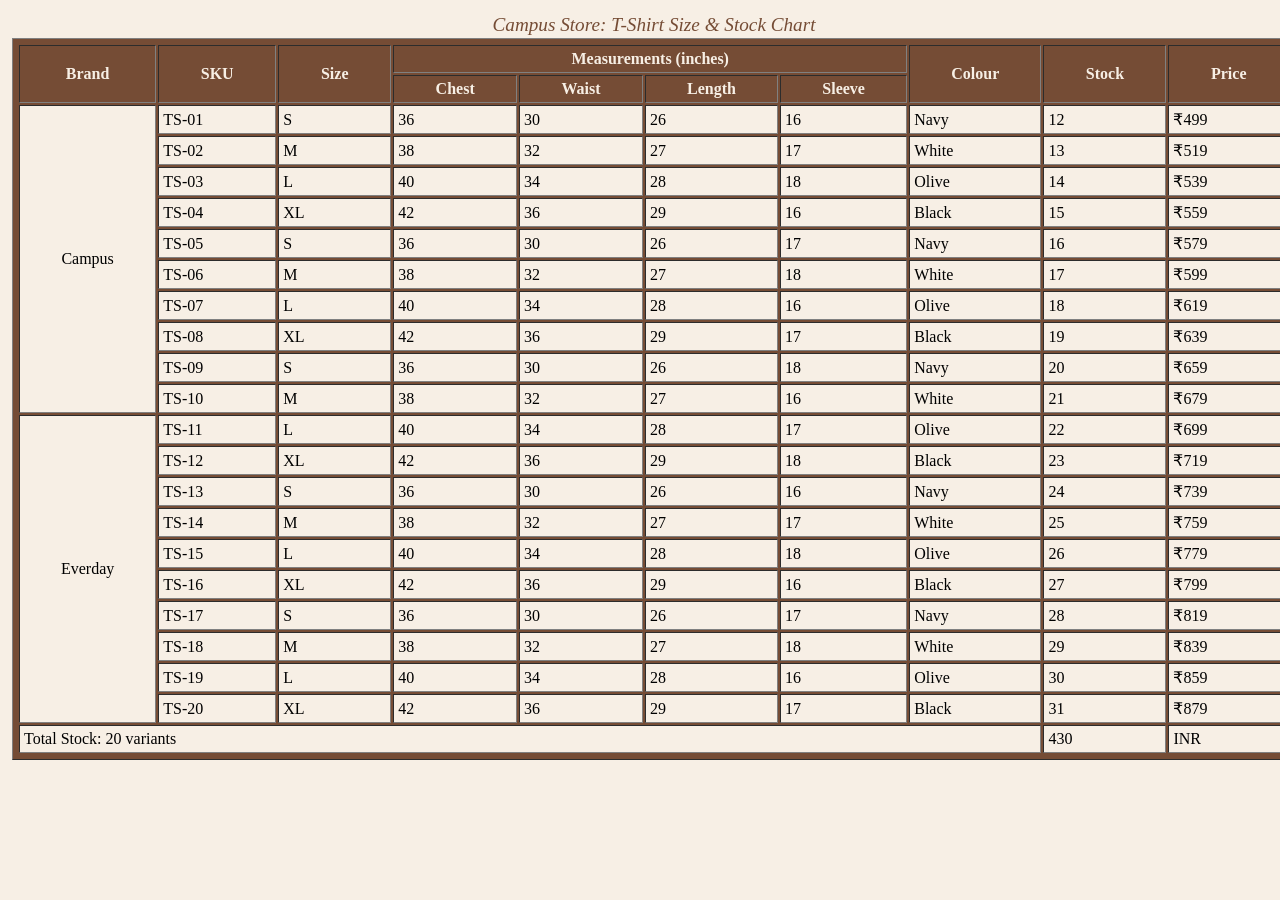
<file: Assignment 3/index.html>
<!DOCTYPE html>
<html lang="en">
<head>
    <meta charset="UTF-8">
    <meta name="viewport" content="width=device-width, initial-scale=1.0">
    <link rel="stylesheet" href="./style.css"/>

    <title>Style Table</title>
</head>
<body>
    <div class="table-container">
    <table border="1">
        <caption>Campus Store: T-Shirt Size & Stock Chart</caption>
        <thead>
            <tr>
                <th rowspan="2">Brand</th>
                <th rowspan="2">SKU</th>
                <th rowspan="2">Size</th>
                <th colspan="4">Measurements (inches)</th>
                <th rowspan="2">Colour</th>
                <th rowspan="2">Stock</th>
                <th rowspan="2">Price</th>
            </tr>
            <tr>
                    <th>Chest</th>
                    <th>Waist</th>
                    <th>Length</th>
                    <th>Sleeve</th>
                </tr>
       </thead>

       <tbody>
        <tr>
            <td class="camp" rowspan="10">Campus</td>
            <td>TS-01</td>
            <td>S</td>
            <td>36</td>
            <td>30</td>
            <td>26</td>
            <td>16</td>
            <td>Navy</td>
            <td>12</td>
            <td>₹499</td>
        </tr>
        <tr>
            <td>TS-02</td>
            <td>M</td>
            <td>38</td>
            <td>32</td>
            <td>27</td>
            <td>17</td>
            <td>White</td>
            <td>13</td>
            <td>₹519</td>
        </tr>
        <tr>
            <td>TS-03</td>
            <td>L</td>
            <td>40</td>
            <td>34</td>
            <td>28</td>
            <td>18</td>
            <td>Olive</td>
            <td>14</td>
            <td>₹539</td>
        </tr>
        <tr>
            <td>TS-04</td>
            <td>XL</td>
            <td>42</td>
            <td>36</td>
            <td>29</td>
            <td>16</td>
            <td>Black</td>
            <td>15</td>
            <td>₹559</td>
        </tr>
        <tr>
            <td>TS-05</td>
            <td>S</td>
            <td>36</td>
            <td>30</td>
            <td>26</td>
            <td>17</td>
            <td>Navy</td>
            <td>16</td>
            <td>₹579</td>
        </tr>
        <tr>
            <td>TS-06</td>
            <td>M</td>
            <td>38</td>
            <td>32</td>
            <td>27</td>
            <td>18</td>
            <td>White</td>
            <td>17</td>
            <td>₹599</td>
        </tr>
        <tr>
            <td>TS-07</td>
            <td>L</td>
            <td>40</td>
            <td>34</td>
            <td>28</td>
            <td>16</td>
            <td>Olive</td>
            <td>18</td>
            <td>₹619</td>
        </tr>
        <tr>
            <td>TS-08</td>
            <td>XL</td>
            <td>42</td>
            <td>36</td>
            <td>29</td>
            <td>17</td>
            <td>Black</td>
            <td>19</td>
            <td>₹639</td>
        </tr>
        <tr>
            <td>TS-09</td>
            <td>S</td>
            <td>36</td>
            <td>30</td>
            <td>26</td>
            <td>18</td>
            <td>Navy</td>
            <td>20</td>
            <td>₹659</td>
        </tr>
        <tr>
            <td>TS-10</td>
            <td>M</td>
            <td>38</td>
            <td>32</td>
            <td>27</td>
            <td>16</td>
            <td>White</td>
            <td>21</td>
            <td>₹679</td>
        </tr>
        <tr>
            <td class="every" rowspan="10">Everday</td>
            <td>TS-11</td>
            <td>L</td>
            <td>40</td>
            <td>34</td>
            <td>28</td>
            <td>17</td>
            <td>Olive</td>
            <td>22</td>
            <td>₹699</td>
        </tr>

        <tr>
            <td>TS-12</td>
            <td>XL</td>
            <td>42</td>
            <td>36</td>
            <td>29</td>
            <td>18</td>
            <td>Black</td>
            <td>23</td>
            <td>₹719</td>
        </tr>
        <tr>
            <td>TS-13</td>
            <td>S</td>
            <td>36</td>
            <td>30</td>
            <td>26</td>
            <td>16</td>
            <td>Navy</td>
            <td>24</td>
            <td>₹739</td>
        </tr>
        <tr>
            <td>TS-14</td>
            <td>M</td>
            <td>38</td>
            <td>32</td>
            <td>27</td>
            <td>17</td>
            <td>White</td>
            <td>25</td>
            <td>₹759</td>
        </tr>
        <tr>
            <td>TS-15</td>
            <td>L</td>
            <td>40</td>
            <td>34</td>
            <td>28</td>
            <td>18</td>
            <td>Olive</td>
            <td>26</td>
            <td>₹779</td>
        </tr>
        <tr>
            <td>TS-16</td>
            <td>XL</td>
            <td>42</td>
            <td>36</td>
            <td>29</td>
            <td>16</td>
            <td>Black</td>
            <td>27</td>
            <td>₹799</td>
        </tr>
        <tr>
            <td>TS-17</td>
            <td>S</td>
            <td>36</td>
            <td>30</td>
            <td>26</td>
            <td>17</td>
            <td>Navy</td>
            <td>28</td>
            <td>₹819</td>
        </tr>
        <tr>
            <td>TS-18</td>
            <td>M</td>
            <td>38</td>
            <td>32</td>
            <td>27</td>
            <td>18</td>
            <td>White</td>
            <td>29</td>
            <td>₹839</td>
        </tr>
        <tr>
            <td>TS-19</td>
            <td>L</td>
            <td>40</td>
            <td>34</td>
            <td>28</td>
            <td>16</td>
            <td>Olive</td>
            <td>30</td>
            <td>₹859</td>
        </tr>
        <tr>
            <td>TS-20</td>
            <td>XL</td>
            <td>42</td>
            <td>36</td>
            <td>29</td>
            <td>17</td>
            <td>Black</td>
            <td>31</td>
            <td>₹879</td>
        </tr>
       </tbody>

       <tfoot>
        <tr>
            <td colspan="8">Total Stock: 20 variants</td>
            <td>430</td>
            <td>INR</td>
        </tr>
       </tfoot>
    </table>
    </div>
</body>
</html>
</file>
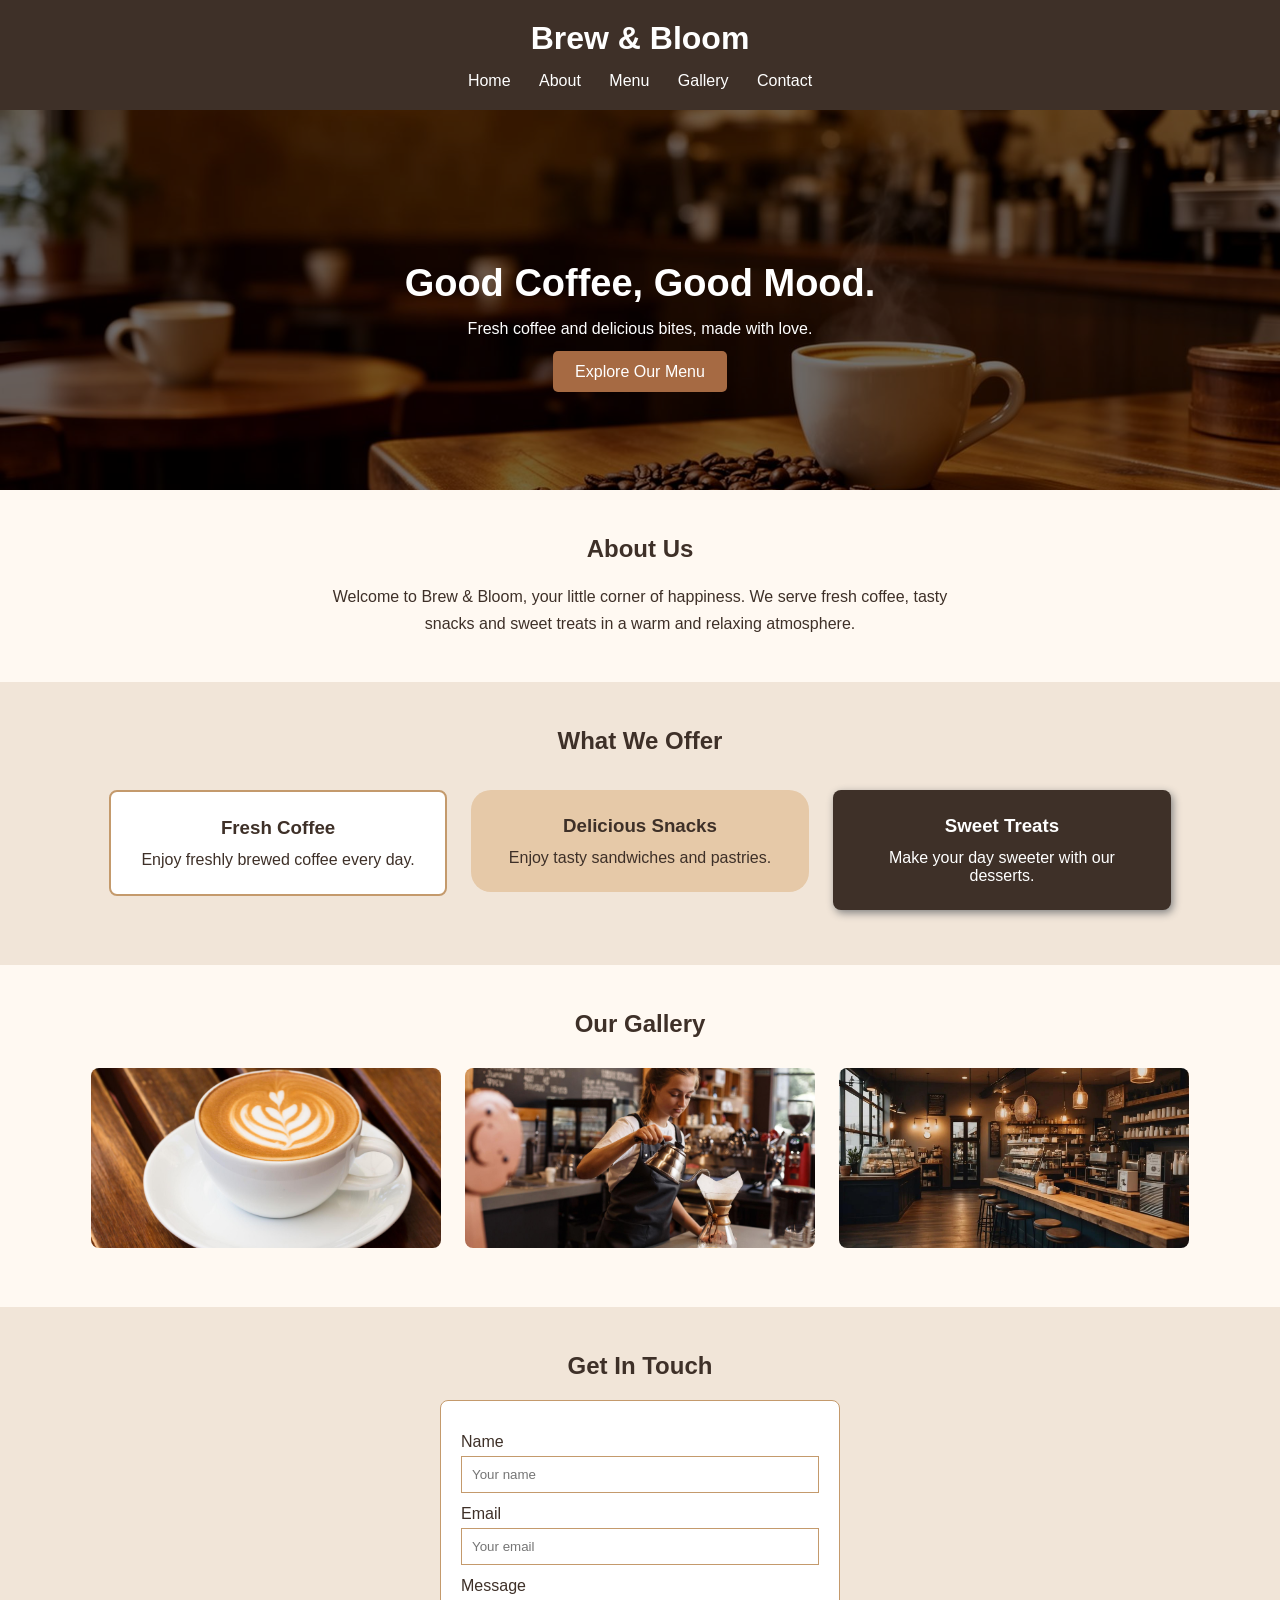
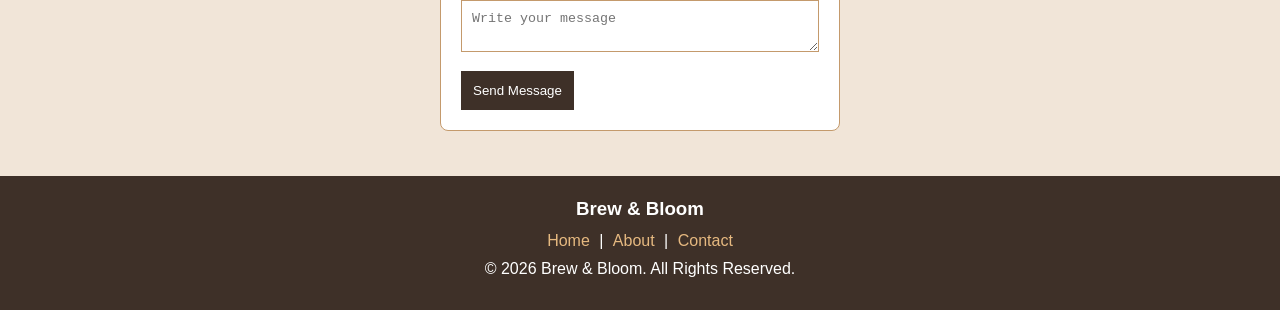
<file: Assignment 4/index.html>
<!DOCTYPE html>
<html lang="en">
<head>
    <title>Brew & Bloom</title>

    <!-- Connecting CSS file -->
    <link rel="stylesheet" href="style.css">
</head>
<body>

    <!-- Header Section -->
    <header>
        <h1>Brew & Bloom</h1>

        <!-- Navigation Links -->
        <nav>
            <a href="#home">Home</a>
            <a href="#about">About</a>
            <a href="#services">Menu</a>
            <a href="#gallery">Gallery</a>
            <a href="#contact">Contact</a>
        </nav>
    </header>

    <!-- Hero / Home Section -->
    <section id="home">

        <!-- Dark overlay on background image -->
        <div class="overlay"></div>

        <!-- Main heading and button -->
        <div class="content">
            <h2>Good Coffee, Good Mood.</h2>

            <p>Fresh coffee and delicious bites, made with love.</p>

            <a href="#services">Explore Our Menu</a>
        </div>
    </section>

    <!-- About Section -->
    <section id="about">
        <h2>About Us</h2>

        <p>
            Welcome to Brew & Bloom, your little corner of happiness.
            We serve fresh coffee, tasty snacks and sweet treats
            in a warm and relaxing atmosphere.
        </p>
    </section>

    <!-- Services / Menu Section -->
    <section id="services">
        <h2>What We Offer</h2>

        <!-- First Service Card -->
        <div class="card card1">
            <h3>Fresh Coffee</h3>
            <p>Enjoy freshly brewed coffee every day.</p>
        </div>

        <!-- Second Service Card -->
        <div class="card card2">
            <h3>Delicious Snacks</h3>
            <p>Enjoy tasty sandwiches and pastries.</p>
        </div>

        <!-- Third Service Card -->
        <div class="card card3">
            <h3>Sweet Treats</h3>
            <p>Make your day sweeter with our desserts.</p>
        </div>
    </section>

    <!-- Gallery Section -->
    <section id="gallery">
        <h2>Our Gallery</h2>

        <!-- Cafe Images -->
        <img src="./Assests/Coffee-2.jpg" alt="Coffee">

        <img src="./Assests/coff.jpg" alt="Coffee making">

        <img src="./Assests/Cafe.jpg" alt="Cafe">
    </section>

    <!-- Contact Section -->
    <section id="contact">
        <h2>Get In Touch</h2>

        <!-- Contact Form -->
        <form>
            <label for="name">Name</label>
            <input type="text" id="name" placeholder="Your name" required>

            <label for="email">Email</label>
            <input type="email" id="email" placeholder="Your email" required>

            <label for="message">Message</label>
            <textarea id="message" placeholder="Write your message"></textarea>

            <button type="submit">Send Message</button>
        </form>
    </section>

    <!-- Footer Section -->
    <footer>
        <h3>Brew & Bloom</h3>

        <!-- Footer Links -->
        <p>
            <a href="#home">Home</a> |
            <a href="#about">About</a> |
            <a href="#contact">Contact</a>
        </p>

        <p>© 2026 Brew & Bloom. All Rights Reserved.</p>
    </footer>

</body>
</html>
</file>
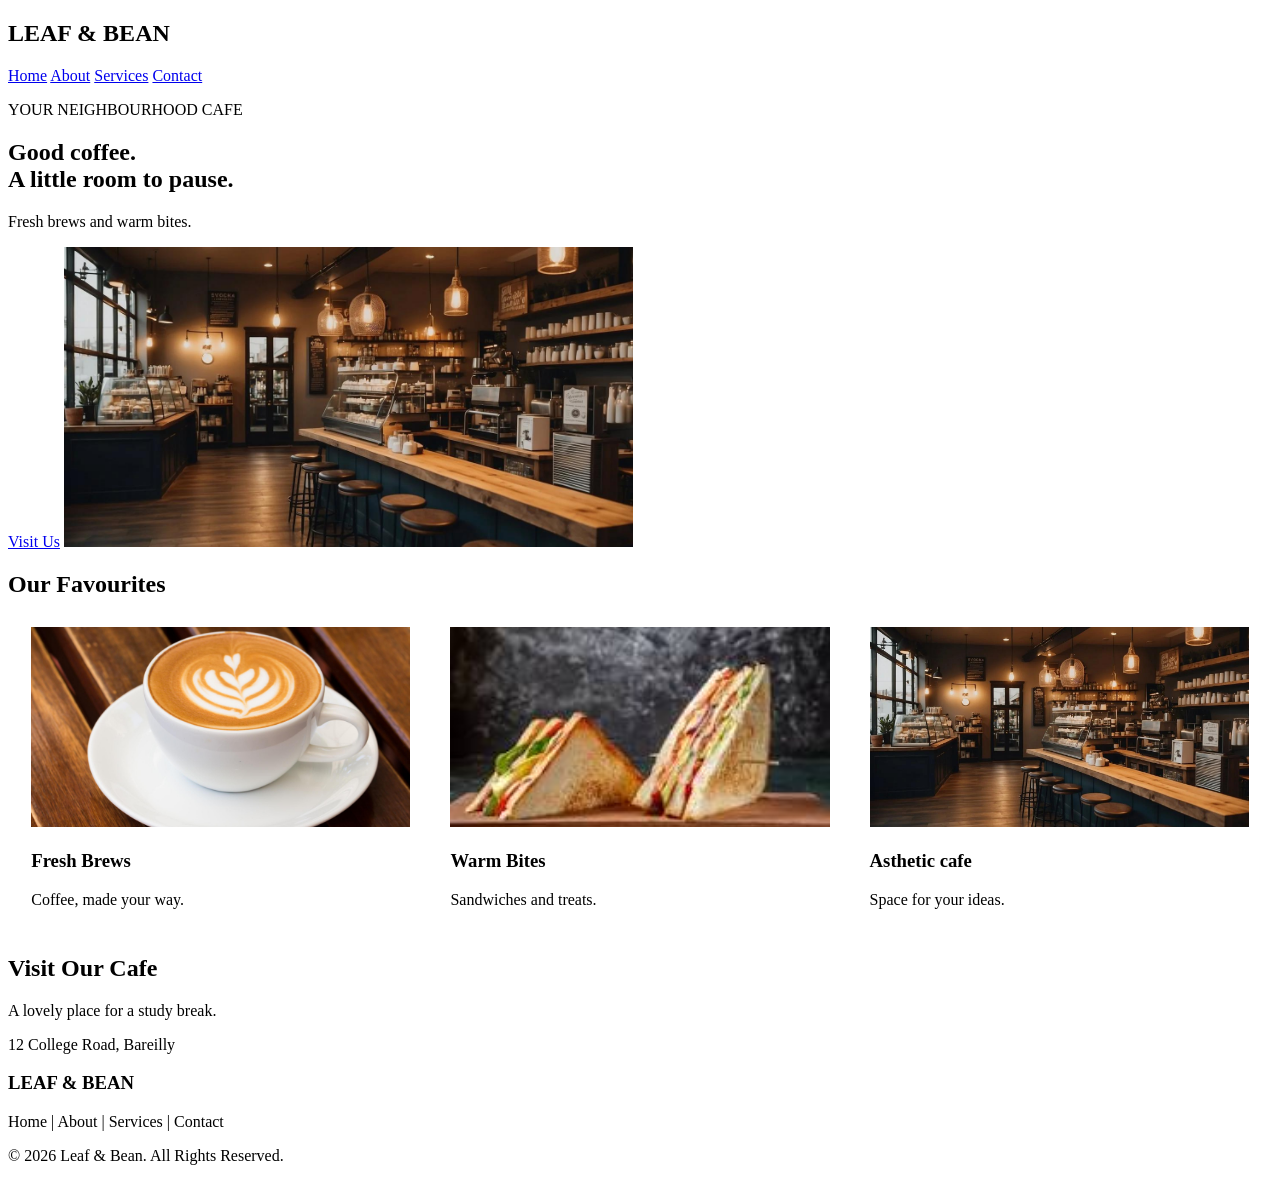
<file: Assignment 7/index.html>
<!DOCTYPE html>
<html lang="en">
<head>
    <meta charset="UTF-8">
    <meta name="viewport" content="width=device-width, initial-scale=1.0">
    <title>Leaf & Bean - Responsive Website</title>
    <link rel="stylesheet" href="./style.css">
</head>
<body>

    <!-- Navigation Bar -->
    <header>
        <nav>
            <h2>LEAF & BEAN</h2>

            <div class="nav-links">
                <a href="#home">Home</a>
                <a href="#about">About</a>
                <a href="#services">Services</a>
                <a href="#contact">Contact</a>
            </div>
        </nav>
    </header>

    <!-- Home Section -->
    <section class="hero" id="home">
        <p class="small-text">YOUR NEIGHBOURHOOD CAFE</p>
        <h1>Good coffee.<br>A little room to pause.</h1>
        <p>Fresh brews and warm bites.</p>
        <a href="#services" class="btn">Visit Us</a>
        <img src="./Assests/Cafe.jpg" alt="Photo 1">
    </section>

    <!-- About Section -->
    <section class="about" id="about">
        <h2>Our Favourites</h2>

        <div class="cards" id="services">

            <div class="card">
                <img src="./Assests/Coffee-2.jpg" alt="Photo 2">
                <h3>Fresh Brews</h3>
                <p>Coffee, made your way.</p>
            </div>

            <div class="card">
                <img src="./Assests/Sandwiches.jpg" alt="Photo 2">
                <h3>Warm Bites</h3>
                <p>Sandwiches and treats.</p>
            </div>

            <div class="card">
                <img src="./Assests/Cafe.jpg" alt="Photo 3">
                <h3>Asthetic cafe</h3>
                <p>Space for your ideas.</p>
            </div>

        </div>
    </section>

    <!-- Image Banner -->
    <section class="banner">
        <div class="sun"></div>
        <div class="mountain"></div>
    </section>

    <!-- Contact Section -->
    <section class="contact" id="contact">
        <h2>Visit Our Cafe</h2>
        <p>A lovely place for a study break.</p>
        <p>12 College Road, Bareilly</p>
    </section>

    <!-- Footer -->
    <footer>
        <h3>LEAF & BEAN</h3>
        <p>Home | About | Services | Contact</p>
        <p>© 2026 Leaf & Bean. All Rights Reserved.</p>
    </footer>

</body>
</html>
</file>
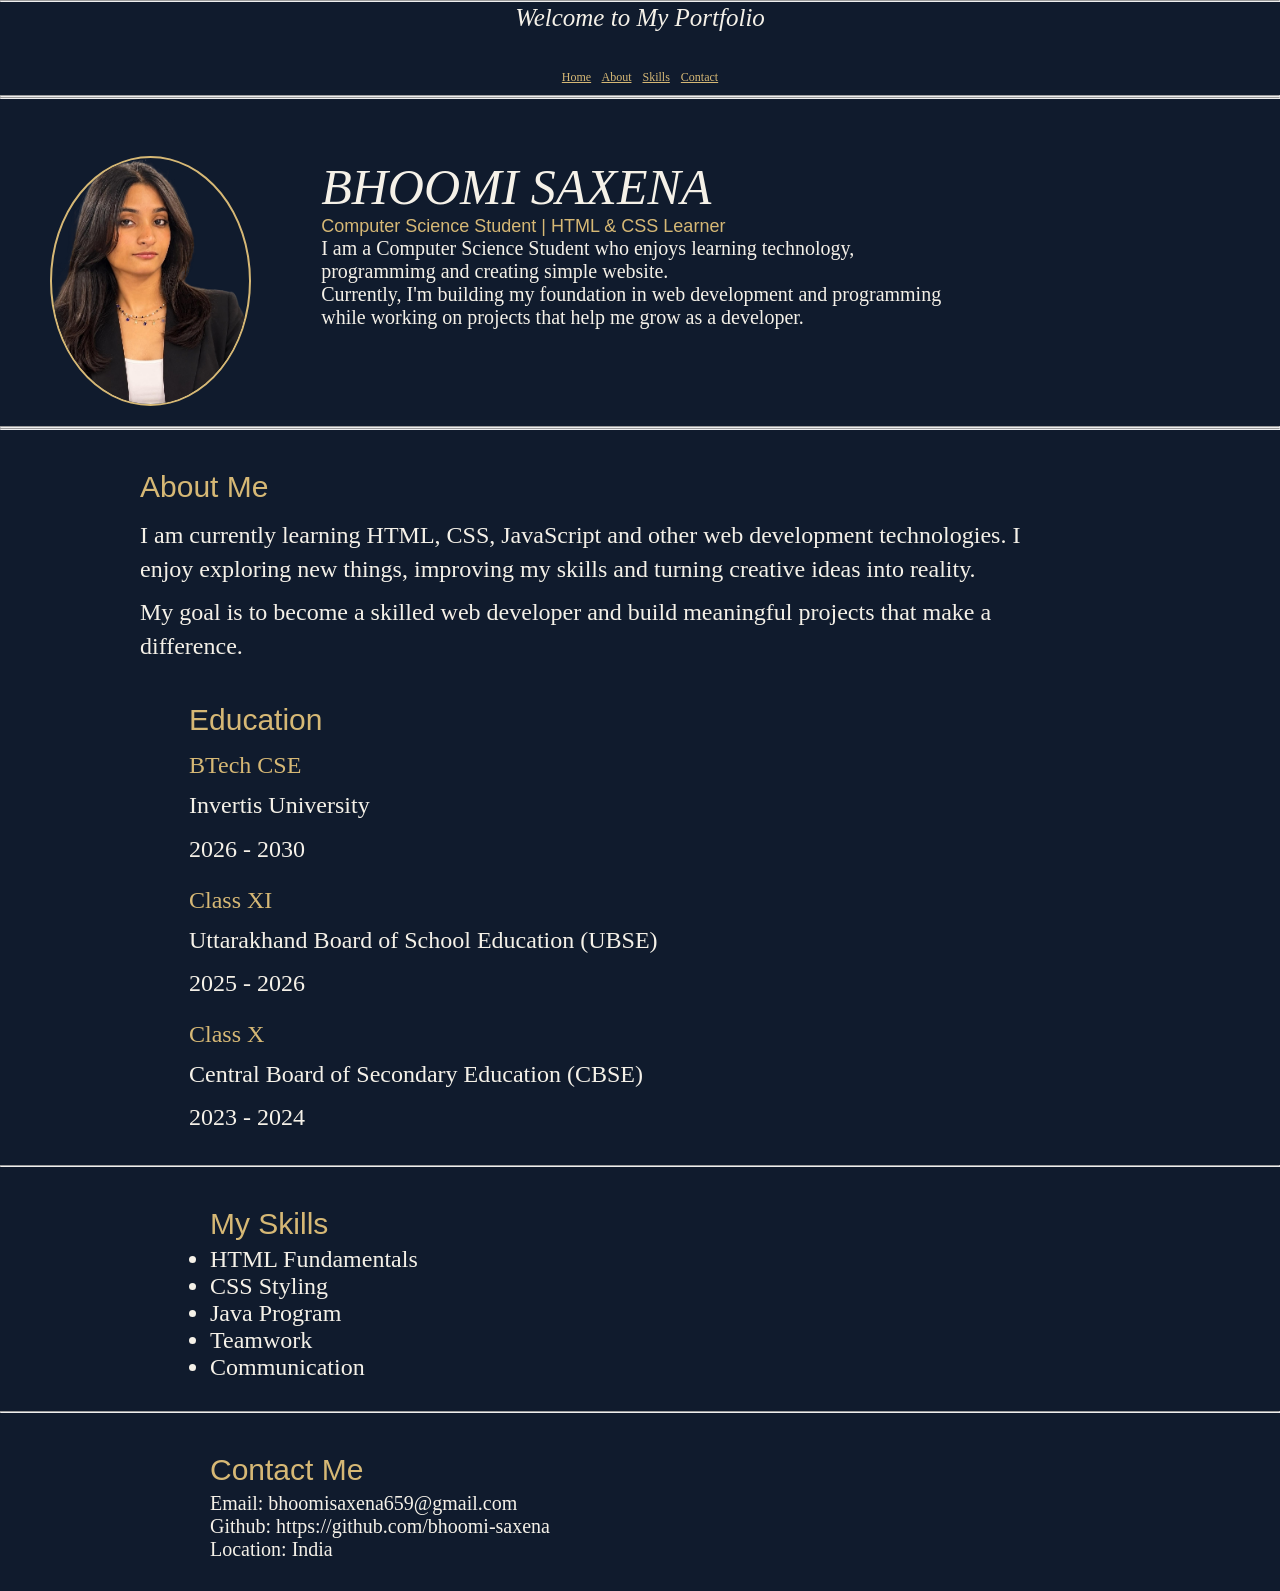
<file: Assignment 1/Portfolio.html>
<!DOCTYPE html>
<html lang="en">
<head>
    <meta charset="UTF-8">
    <meta name="viewport" content="width=device-width, initial-scale=1.0">
    <link rel="stylesheet" href="./portfolio.css">
     <title>Bhoomi Saxena | My Portfolio</title>
</head>
<body>
   <header>
    <hr>
     <h1>Welcome to My Portfolio</h1> <br/>
     <!-- Navigation bar -->
     <nav>
        <div class="navLinks">
            <a href="#home">Home</a>
            <a href="#about">About</a>
            <a href="#skills">Skills</a>
            <a href="#contact">Contact</a>
        </div>
     </nav>
     <hr> <hr>
   </header>
   <main>
    <br> <br>
    <div class="home" id="home">
        <img src="./Assets/mypic1.png" alt="Profile Picture">
        <div class="profile">
        <h1 id="name">BHOOMI SAXENA</h1>
        <h2>Computer Science Student | HTML & CSS Learner</h2>
        <p>I am a Computer Science Student who enjoys learning 
            technology, programmimg and creating simple website.
        </p>
        <p>Currently, I'm building my foundation in web development and programming while 
            working on projects that help me grow as a developer.</p>
        </div>
    </div>
    <hr>    

</div>
<hr>
<!-- About Me Section -->
<div class="About" id="About">
    <section id="about">
        <h2>About Me</h2>

    <p>
        I am currently learning HTML, CSS, JavaScript and other
        web development technologies. I enjoy exploring new
        things, improving my skills and turning creative ideas
        into reality.
    </p>

    <p>
        My goal is to become a skilled web developer and build
        meaningful projects that make a difference.
    </p>
    </section>
    
</div>


<!-- Education Section -->
<div class="education" id="education">
    <section id="about">
        <h2>Education</h2>

    <div class="edu">
        <h3>BTech CSE</h3>
        <p>Invertis University</p>
        <p>2026 - 2030</p>
    </div>

    <div class="edu">
        <h3>Class XI</h3>
        <p>Uttarakhand Board of School Education (UBSE)</p>
        <p>2025 - 2026</p>
    </div>

    <div class="edu">
        <h3>Class X</h3>
        <p>Central Board of Secondary Education (CBSE)</p>
        <p>2023 - 2024</p>
    </div>
    </section>
    
</div>
<hr>
    <div class="mySkills" id="mySkills">
    <section id="skills">
        <h2>My Skills</h2>
        <ul>
            <li class="lang">HTML Fundamentals</li>
            <li class="lang">CSS Styling</li>
            <li class="lang">Java Program</li>
            <li class="lang">Teamwork</li>
            <li class="lang">Communication</li>
        </ul>
    </section>
</div>
<hr>
<div class="userContact" id="userContact">
    <section id="contact">
        <h2>Contact Me</h2>
        <p>Email: bhoomisaxena659@gmail.com</p>
        <p>Github: https://github.com/bhoomi-saxena</p>
        <p>Location: India</p>
    </section>
</div>
</body>
</html>
</file>
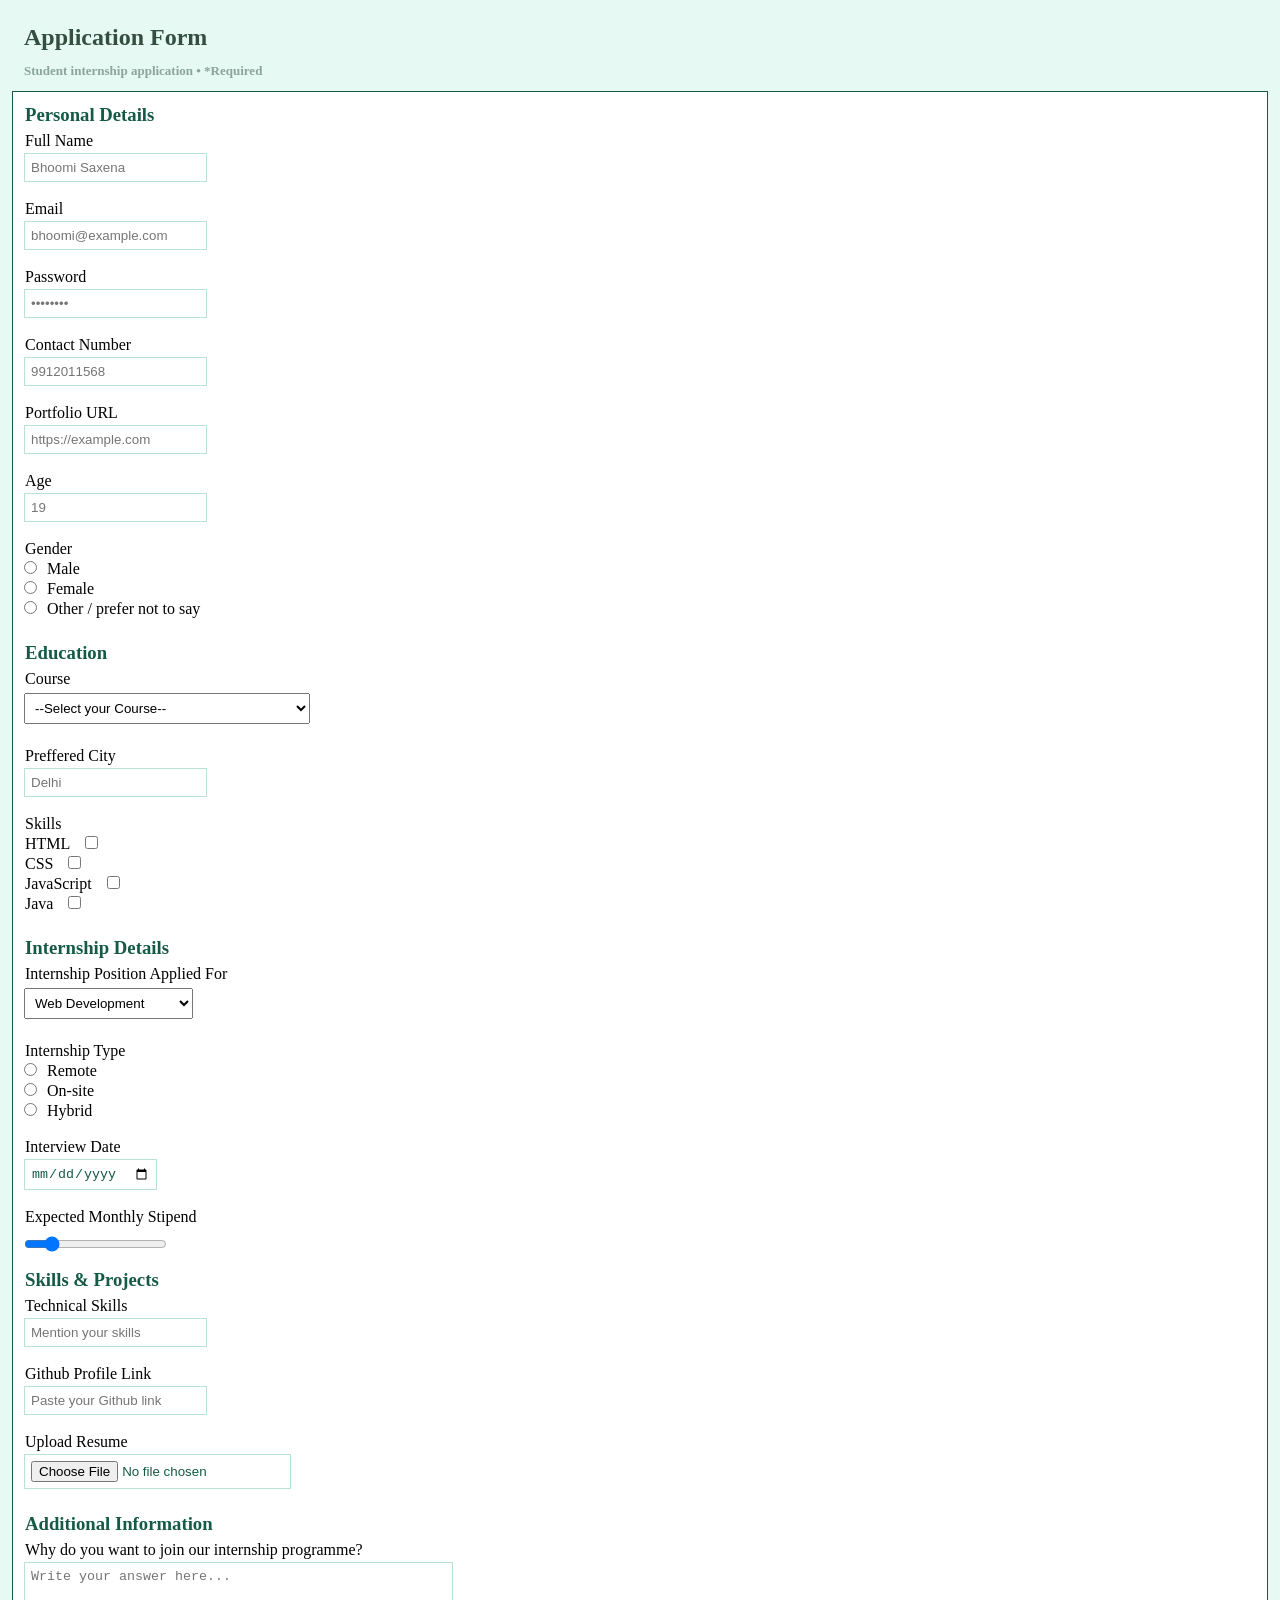
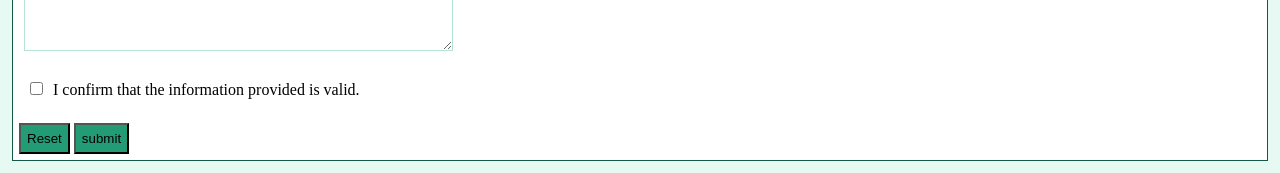
<file: Assignment 2/form.html>
<!DOCTYPE html>
<html lang="en">
<head>
    <meta charset="UTF-8">
    <meta name="viewport" content="width=device-width, initial-scale=1.0">
    <link rel="stylesheet" href="./style.css">
    <title>Application Form</title>
</head>
<body>
    <header>
        <h2>Application Form</h2> 
        <h4>Student internship application • *Required</h4>
    </header>
    <form>
        <h3>Personal Details</h3>

        
        <label for="userName">Full Name</label> <br>
        <input id="userName" type="text" placeholder="Bhoomi Saxena" required> <br/> <br/>

        <label for="userMail">Email</label> <br>
        <input id="userMail" type="email" placeholder="bhoomi@example.com" required><br/> <br/>

        <label for="pass">Password</label> <br>
        <input id="pass" type="password" placeholder="••••••••" required minlength="8" maxlength="12"><br/> <br/>

        <label for="userContact">Contact Number</label> <br>
        <input id="userContact" type="tel" placeholder="9912011568" required max="10"> <br> <br>

        <label for="url">Portfolio URL</label> <br>
        <input id="url" type="url" placeholder="https://example.com"> <br> <br>

        <label for="age">Age</label> <br>
        <input id="age" type="number" placeholder="19" required min="18"> <br> <br>

        <label>Gender</label> <br>
        <input id="male" type="radio" name="Gender" value="male">
        <label for="male">Male</label> <br>
        <input id="female" type="radio" name="Gender" value="female">
        <label for="female">Female</label> <br>
        <input id="other" type="radio" name="Gender" value="other">
        <label for="other">Other / prefer not to say</label> <br> <br>

        <h3>Education</h3>
        <label for="course">Course</label> <br>
        <select id="course">
            <option value="disable selected">--Select your Course--</option>
            <option value="btech">B.Tech - Bachelor of Technology</option>
            <option value="mtech">M.Tech - Master of Technology</option>
            <option value="bca">BCA - Bachelor of Computer Applications</option>
            <option value="bsc">B.Sc. Computer Science</option>
            <option value="bba">BBA - Bachelor of Business Administration</option>
            <option value="bba">BBA Human Resource Management</option>
            <option value="mba">MBA - Master of Business Administration</option>
            <option value="bbm">BBM - Bachelor of Business Management</option>
            <option value="mbbs">MBBS</option>
        </select> <br> <br>

        <label for="usercity">Preffered City</label> <br>
        <input id="usercity" type="text" placeholder="Delhi" ><br> <br>

        <label for="skill">Skills</label> <br>
        <label for="html">HTML</label>
        <input id="html" type="checkbox" value="html"> <br>
        <label for="css">CSS</label>
        <input id="css" type="checkbox" value="css"> <br>
        <label for="js">JavaScript</label>
        <input id="js" type="checkbox" value="js"> <br>
        <label for="java">Java</label>
        <input id="java" type="checkbox" value="java"> <br> <br>

        <h3>Internship Details</h3> 
        <label for="department">Internship Position Applied For</label> <br>
        <select id="department">
            <option value="web">Web Development</option>
            <option value="software">Software Development</option>
            <option value="hr">Human Resources</option>
            <option value="digital">Digital Marketing</option>
            <option value="data">Data Analytics</option>
        </select> <br> <br>

        <label>Internship Type</label> <br>
        <input id="remote" type="radio" value="remote">
        <label for="remote">Remote</label> <br>
        <input id="onsite" type="radio" value="onsite">
        <label for="onsite">On-site</label> <br>
        <input id="hybrid" type="radio" value="hybrid">
        <label for="hybrid">Hybrid</label> <br> <br>

        <label for="datetime">Interview Date</label> <br>
        <input id="date" type="date" value="date"> <br> <br>

        <label for="stipend">Expected Monthly Stipend</label> <br>
        <input id="stipend" type="range" name="stipend" min="5000" max="50000" value="10000">
        <!-- <div class="range-values">
            <span>₹10,000</span>
        </div> -->

        <h3>Skills & Projects</h3>
        <label  for="s&t">Technical Skills</label> <br>
        <input id="s&t" type="text" placeholder="Mention your skills"><br> <br>
        <label for="github">Github Profile Link</label> <br>
        <input id="github" type="text" placeholder="Paste your Github link"> <br> <br>

        <label for="resume">Upload Resume</label> <br>
        <input id="resume" type="file" placeholder="Upload your Resume" required> <br> <br> 

        <h3>Additional Information</h3>
        <label for="ques1">Why do you want to join our internship programme?</label> <br>
        <textarea  id="ques1" name="ques1" rows="5" cols="50" 
        placeholder="Write your answer here..."></textarea> <br> <br>

        <div>
            <input id="confirm" type="checkbox">
            <label for="confirm">I confirm that the information provided is valid.</label>
        </div> <br>

        <button id="reset" type="reset">Reset</button>
        <button id="submit" type="submit">submit</button>
    </form>
</body>
</html>
</file>
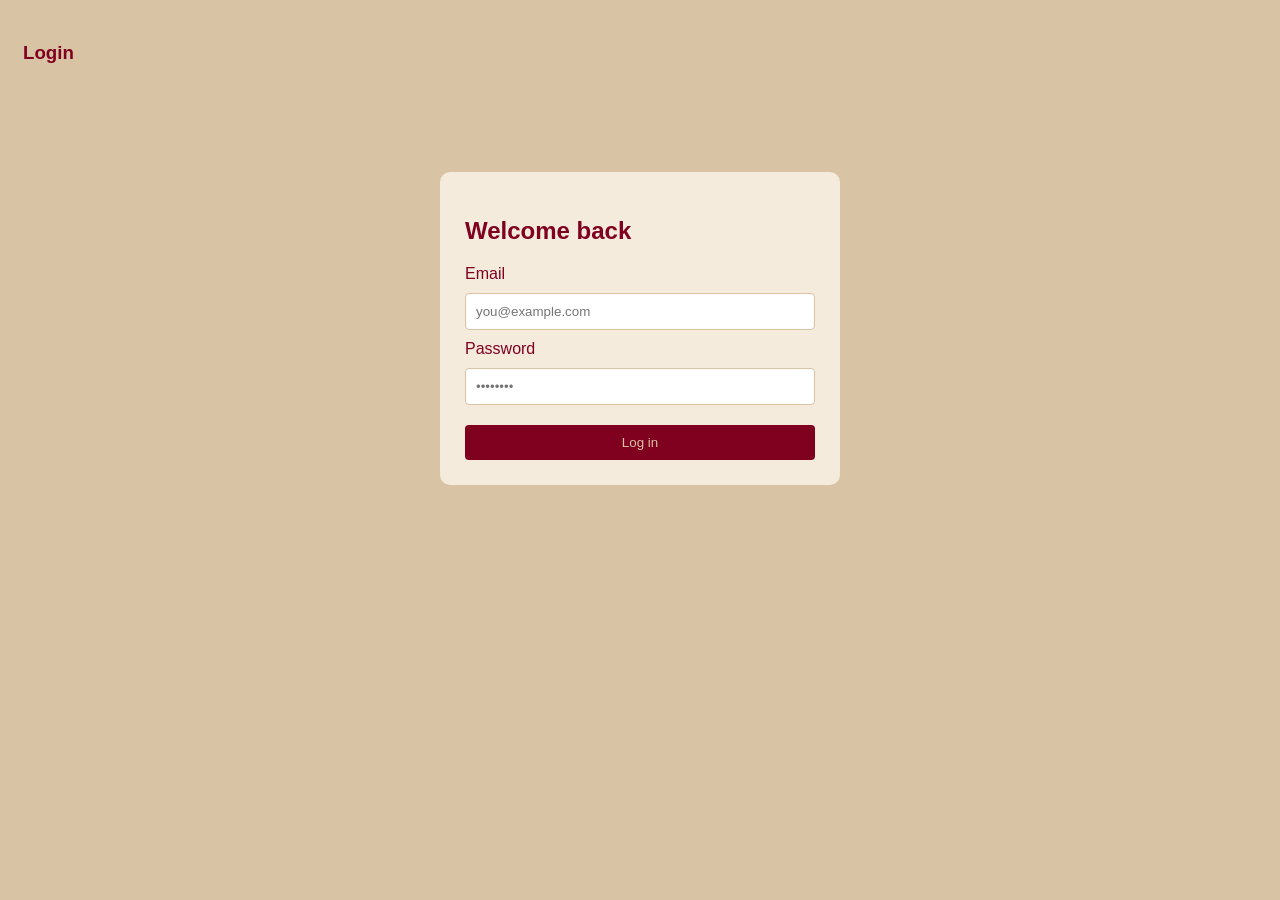
<file: Assignment 5/login.html>
<!DOCTYPE html>
<html lang="en">
<head>
    <meta charset="UTF-8">
    <meta name="viewport" content="width=device-width, initial-scale=1.0">
    <link rel="stylesheet" href="index.css">
    <title>CSS Flexbox Layouts: A Practical Guide</title>
</head>
<body>

    <!-- Login Section -->

    <h3>Login</h3>
    <section class="container">
        <div class="mini-container">
            <h2>Welcome back</h2>
            <form>
                <label for="email">Email</label>
                <input type="email" id="email"
                       placeholder="you@example.com" required>

                <label for="password">Password</label>
                <input type="password" id="password"
                       placeholder="••••••••" required>

                <button type="submit">Log in</button>
            </form>
        </div>
    </section>

</body>
</html>
</file>
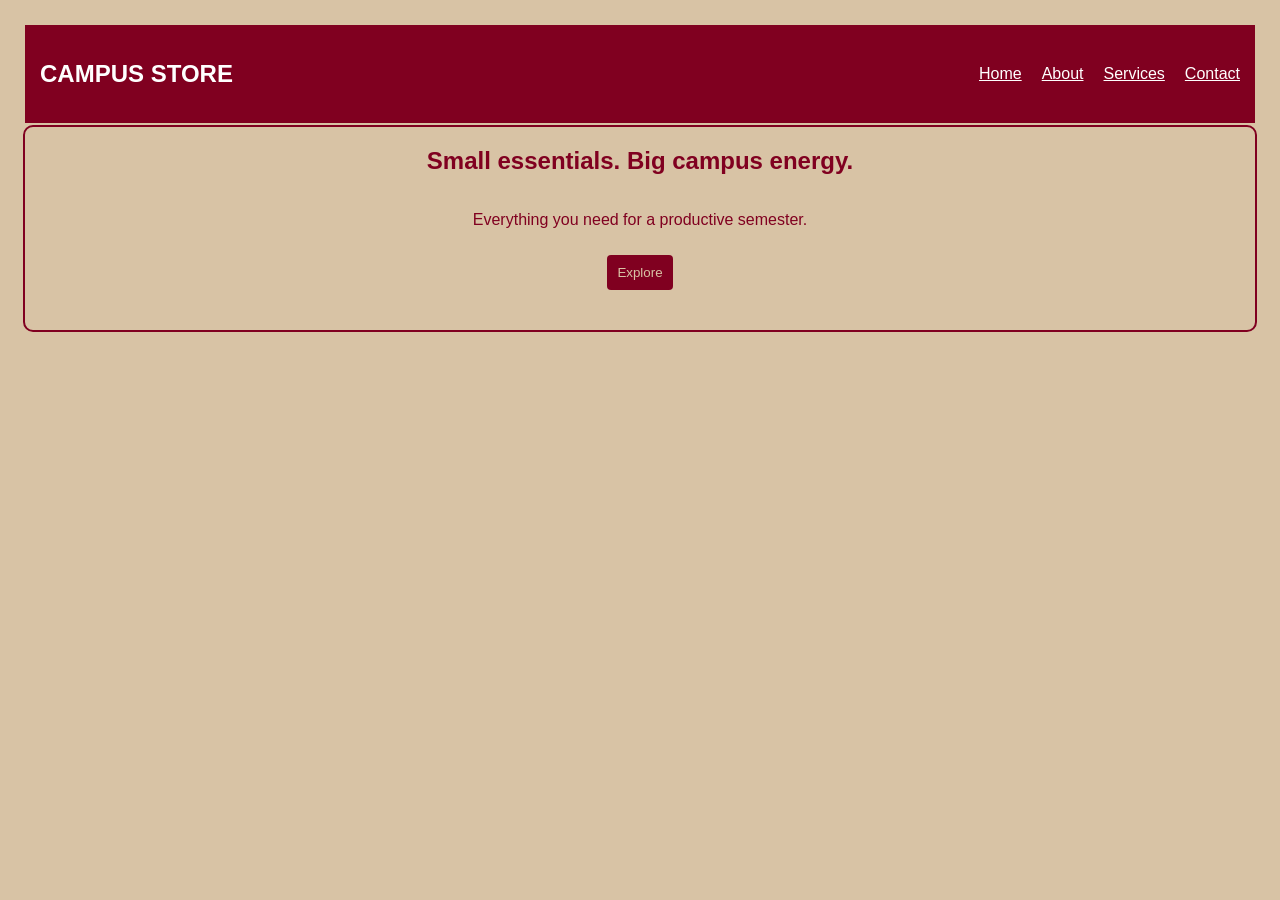
<file: Assignment 5/navbar-hero.html>
<!DOCTYPE html>
<html lang="en">
<head>
    <meta charset="UTF-8">
    <meta name="viewport" content="width=device-width, initial-scale=1.0">
    <link rel="stylesheet" href="index.css">
    <title>CSS Flexbox Layouts: A Practical Guide</title>
</head>
<body>
    
    <!-- Navigation Bar -->

    <nav class="navbar">
        <h2>CAMPUS STORE</h2>
        <div class="links">
            <a href="#">Home</a>
            <a href="#">About</a>
            <a href="#">Services</a>
            <a href="#">Contact</a>
        </div>
    </nav>
     <!-- Hero Section -->
    <section class="hero">
        <h1>Small essentials. Big campus energy.</h1>
        <p>Everything you need for a productive semester.</p>

        <button>Explore</button>
    </section>

</body>
</html>
</file>
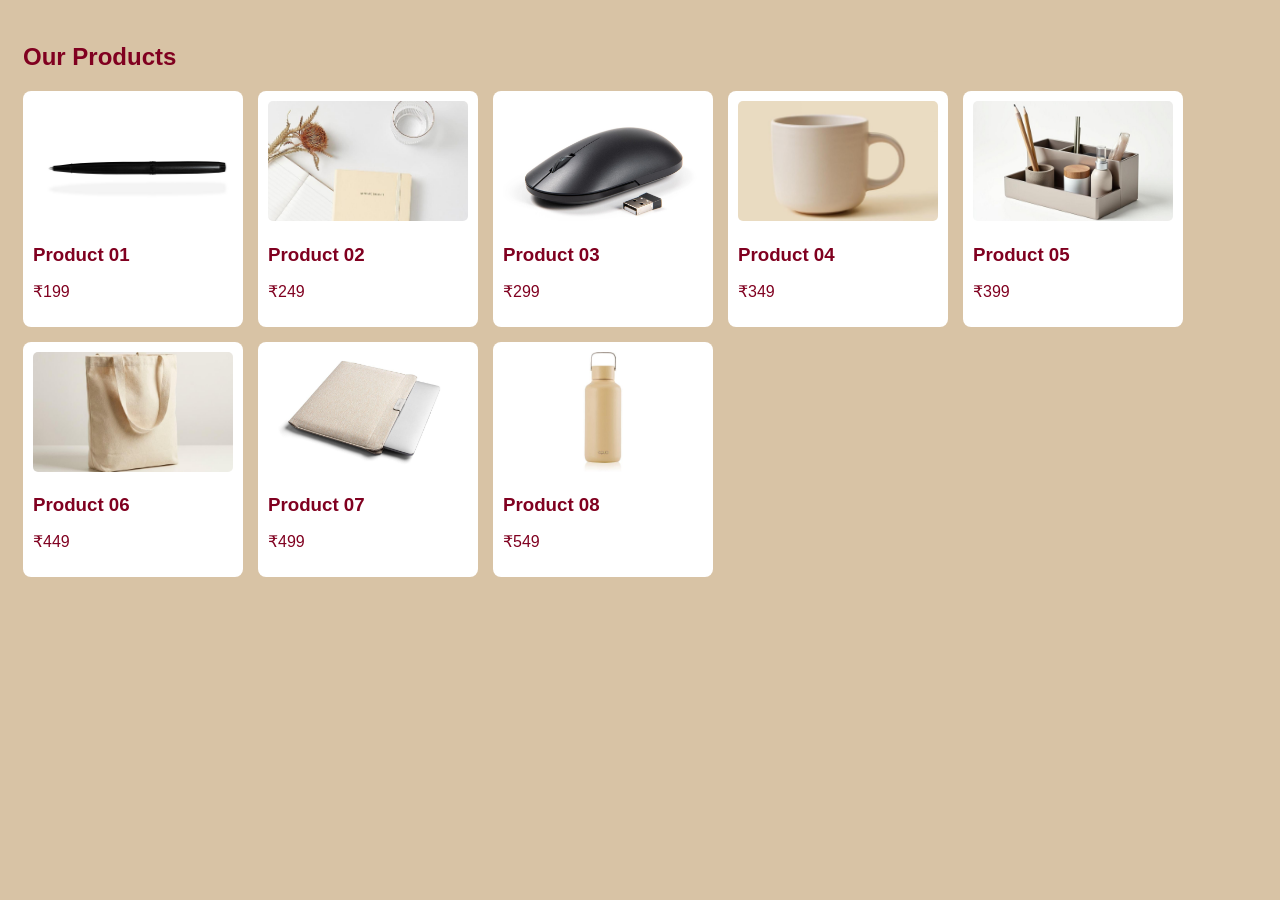
<file: Assignment 5/products.html>
<!DOCTYPE html>
<html lang="en">
<head>
    <meta charset="UTF-8">
    <meta name="viewport" content="width=device-width, initial-scale=1.0">
    <link rel="stylesheet" href="index.css">
    <title>CSS Flexbox Layouts: A Practical Guide</title>
</head>
<body>

    <h2>Our Products</h2>
    <section class="multi-products">
        <div class="product">
            <img src="./Assests/Pen.jpg" alt="Product 01">
            <h3>Product 01</h3>
            <p>₹199</p>
        </div>

        <div class="product">
            <img src="./Assests/Notebook.jpg" alt="Product 02">
            <h3>Product 02</h3>
            <p>₹249</p>
        </div>

        <div class="product">
            <img src="./Assests/Mouse.jpg" alt="Product 03">
            <h3>Product 03</h3>
            <p>₹299</p>
        </div>

        <div class="product">
            <img src="./Assests/Coffee Mug.jpg" alt="Product 04">
            <h3>Product 04</h3>
            <p>₹349</p>
        </div>

        <div class="product">
            <img src="./Assests/Items.jpg" alt="Product 05">
            <h3>Product 05</h3>
            <p>₹399</p>
        </div>

        <div class="product">
            <img src="./Assests/Bag.jpg" alt="Product 06">
            <h3>Product 06</h3>
            <p>₹449</p>
        </div>

        <div class="product">
            <img src="./Assests/Laptop.jpg" alt="Product 07">
            <h3>Product 07</h3>
            <p>₹499</p>
        </div>

        <div class="product">
            <img src="./Assests/Bottle.jpg" alt="Product 08">
            <h3>Product 08</h3>
            <p>₹549</p>
        </div>
    </section>
</body>
</html>
</file>
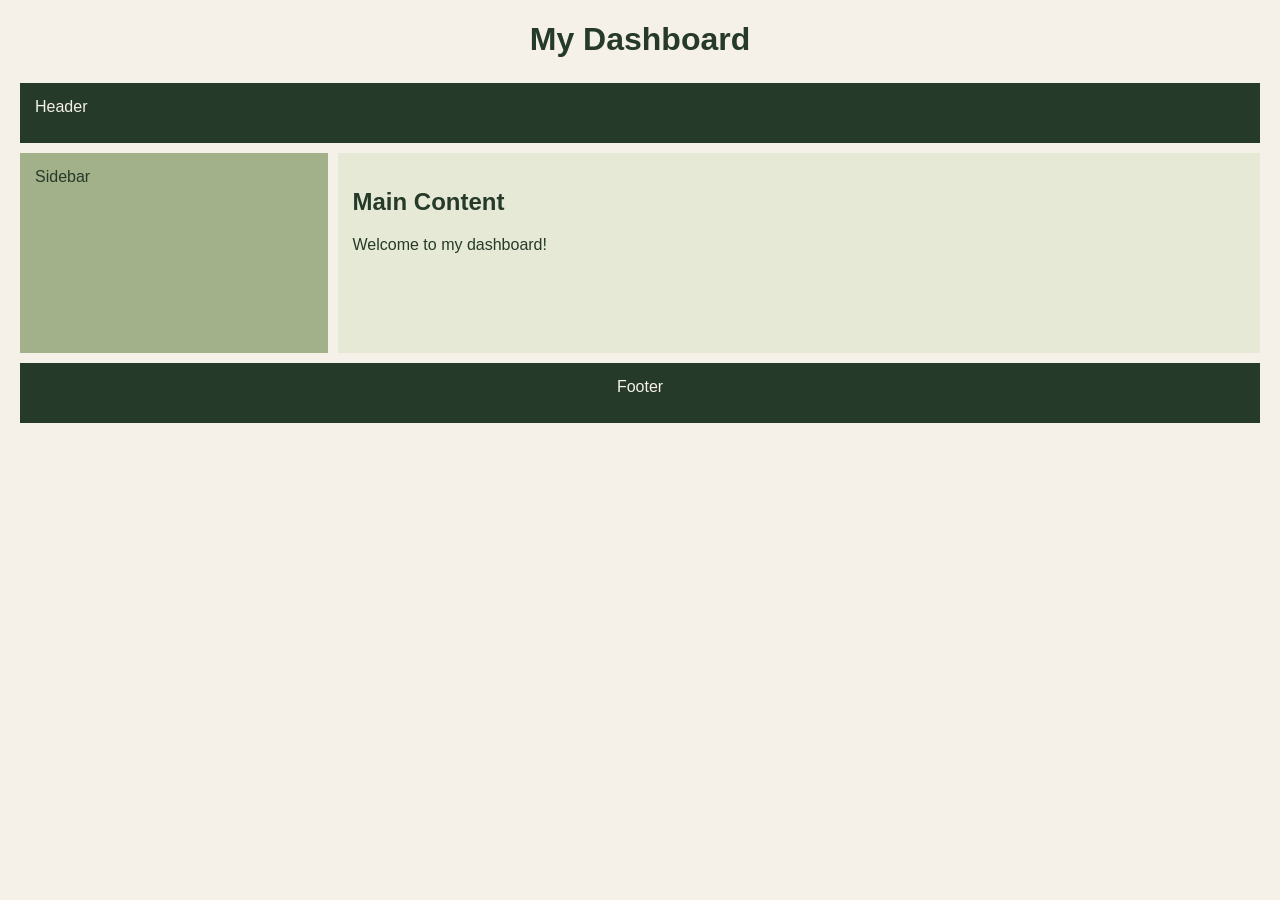
<file: Assignment 6/dashboard.html>
<!DOCTYPE html>
<html>
<head>
    <title>My Dashboard</title>
    <link rel="stylesheet" href="style.css">
</head>
<body>

    <h1>My Dashboard</h1>

    <div class="dashboard">

        <header>Header</header>

        <aside>Sidebar</aside>

        <main>
            <h2>Main Content</h2>
            <p>Welcome to my dashboard!</p>
        </main>

        <footer>Footer</footer>

    </div>

</body>
</html>
</file>
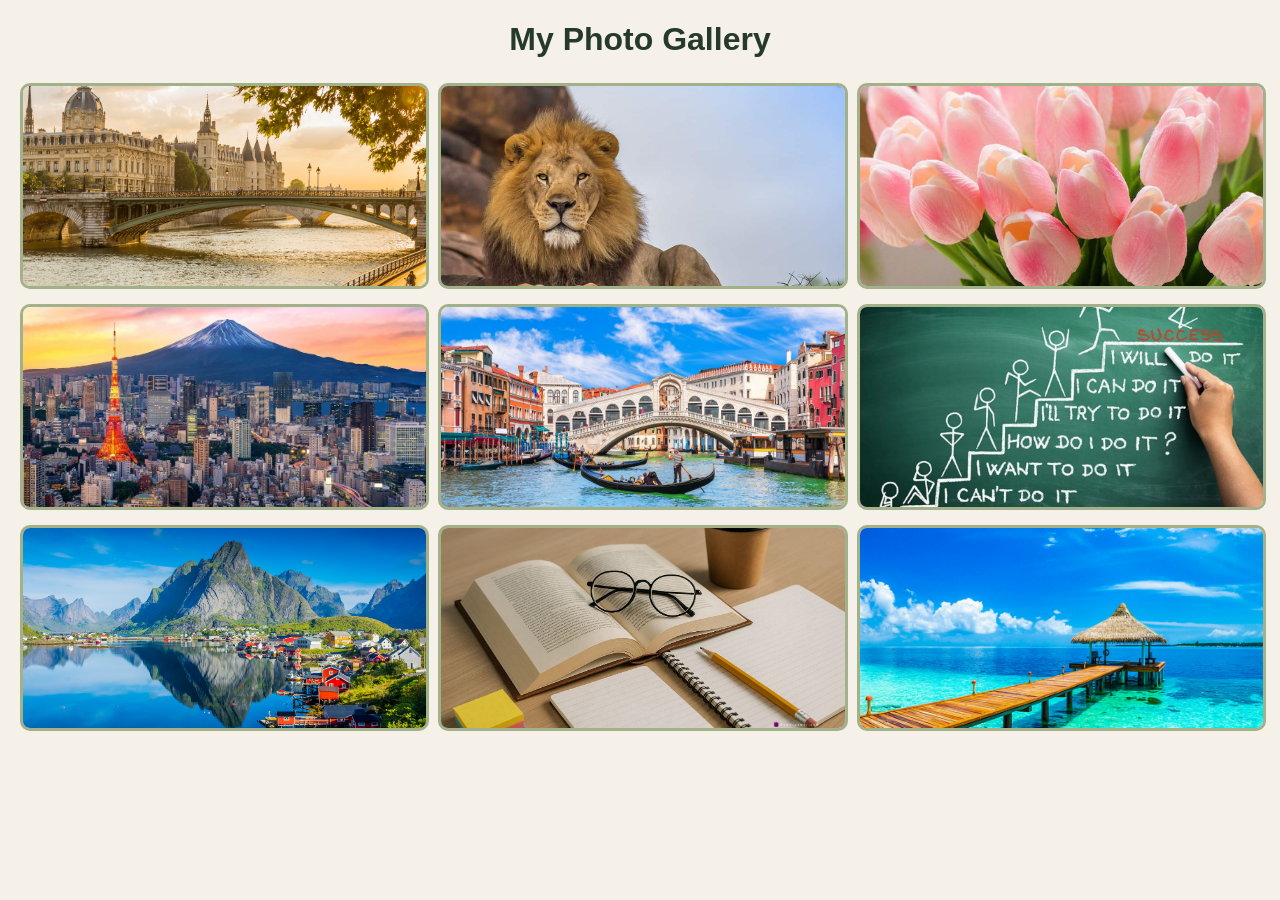
<file: Assignment 6/gallery.html>
<!DOCTYPE html>
<html>
<head>
    <title>My Gallery</title>
    <link rel="stylesheet" href="style.css">
</head>
<body>

    <h1>My Photo Gallery</h1>

    <div class="gallery">
        <img src="./Assests/paris.webp">
        <img src="./Assests/lion.jpg">
        <img src="./Assests/tulip2.jpg">
        <img src="./Assests/mountfuji.jpg">
        <img src="./Assests/italy.jpg">
        <img src="./Assests/motivation.png">
        <img src="./Assests/mountain.pjpeg">
        <img src="./Assests/study.jpg">
        <img src="./Assests/maldives.jpg">
    </div>

</body>
</html>
</file>
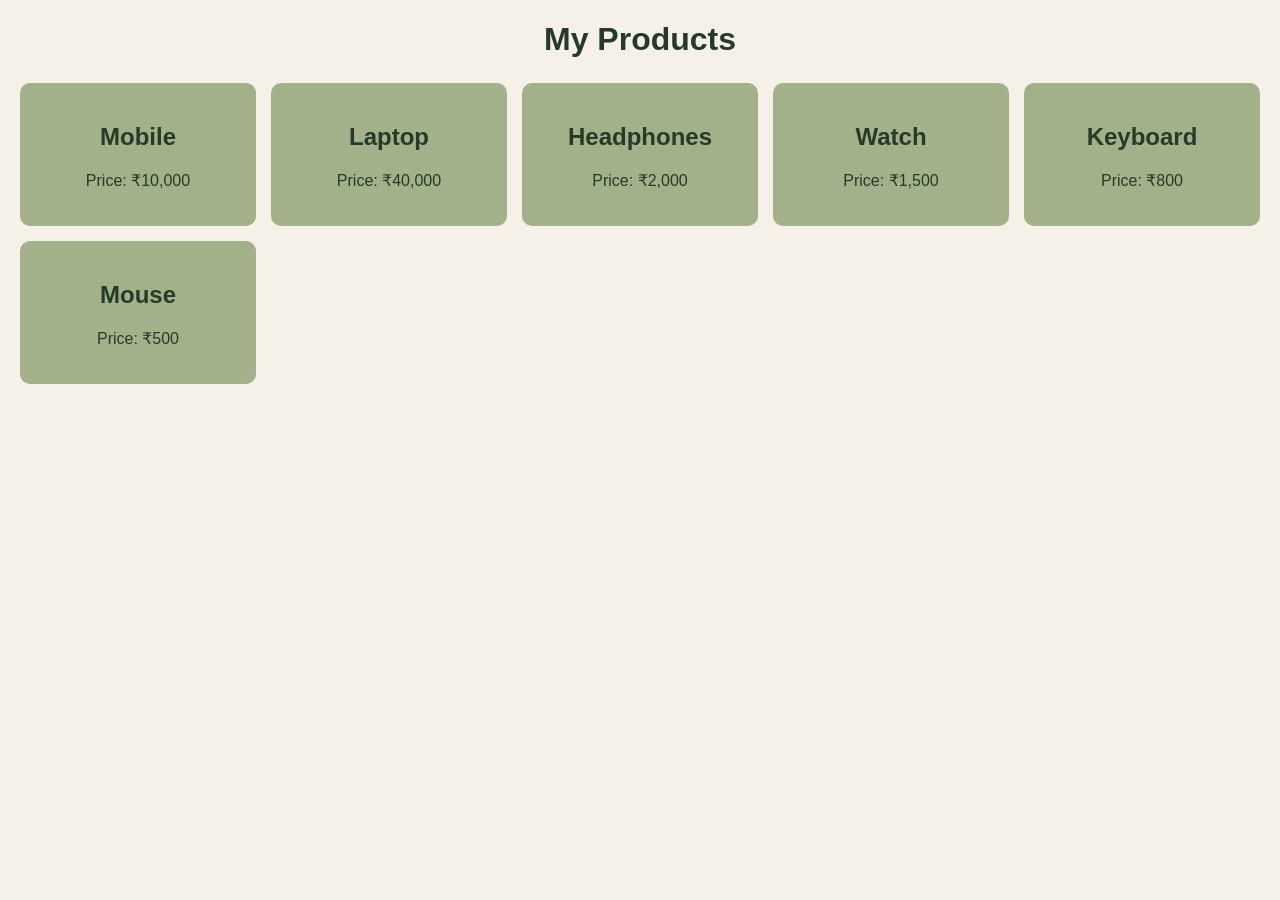
<file: Assignment 6/product-grid.html>
<!DOCTYPE html>
<html>
<head>
    <title>Product Grid</title>
    <link rel="stylesheet" href="style.css">
</head>
<body>

    <h1>My Products</h1>

    <div class="products">

        <div class="product">
            <h2>Mobile</h2>
            <p>Price: ₹10,000</p>
        </div>

        <div class="product">
            <h2>Laptop</h2>
            <p>Price: ₹40,000</p>
        </div>

        <div class="product">
            <h2>Headphones</h2>
            <p>Price: ₹2,000</p>
        </div>

        <div class="product">
            <h2>Watch</h2>
            <p>Price: ₹1,500</p>
        </div>

        <div class="product">
            <h2>Keyboard</h2>
            <p>Price: ₹800</p>
        </div>

        <div class="product">
            <h2>Mouse</h2>
            <p>Price: ₹500</p>
        </div>

    </div>

</body>
</html>
</file>
<file: Assignment 3/style.css>
*{
    padding: 4px;
    margin: 0;
    background-color: #F7EFE5;
    width: 100vw;
}
.table-container{
    padding-right: 10px;
}
table{
    background-color: #754C35;
}
caption{
    color: #754C35;
    font-family: 'Times New Roman', Times, serif;
    font-size: larger;
    font-weight: 6;
    font-style: italic;
    padding: 2px;
}
th{
    color: #F7EFE5;
    background-color: #754C35;
    font-family: 'Times New Roman', Times, serif;
}
tbody{
    background-color: #F7EFE5;
    font-family: 'Times New Roman', Times, serif;
}
/* tfoot{
    color: #F7EFE5;
    background-color: #754C35;
    font-family: 'Times New Roman', Times, serif;
} */
 tfoot{
    background-color: #754C35;
    color: black;
    
 }
.camp{
    text-align: center;
}
.every{
    text-align: center;
}
</file>
<file: Assignment 4/style.css>
/* Common Styling */
* {
    margin: 0;
    padding: 0;
    box-sizing: border-box;
}

html {
    scroll-behavior: smooth;
}

body {
    font-family: Arial;
    background-color: #FFF9F2;
    color: #3E3028;
}

/* Header Section */
header {
    background-color: #3E3028;
    color: white;
    text-align: center;
    padding: 20px;
}

header h1 {
    margin-bottom: 15px;
}

/* Navigation Links */
nav a {
    color: white;
    text-decoration: none;
    margin: 12px;
}

/* Hero Section */
#home {
    height: 380px;
    background-image: url("./Assests/Coffee.jpg");
    background-size: cover;
    background-position: center;
    position: relative;
    overflow: hidden;
}

/* Dark Overlay */
.overlay {
    background-color: rgba(0,0,0,0.55);
    position: absolute;
    height: 100%;
    width: 100%;
    z-index: 1;
}

/* Hero Heading and Button */
.content {
    position: absolute;
    top: 40%;
    width: 100%;
    text-align: center;
    color: white;
    z-index: 2;
}

.content h2 {
    font-size: 38px;
    margin-bottom: 15px;
}

.content p {
    margin-bottom: 25px;
}

/* Explore Menu Button */
.content a {
    background-color: #A66A43;
    color: white;
    text-decoration: none;
    padding: 12px 22px;
    border-radius: 5px;
}

/* About Section */
#about {
    text-align: center;
    padding: 45px 20px;
}

#about h2 {
    margin-bottom: 20px;
}

#about p {
    max-width: 650px;
    margin: auto;
    line-height: 1.7;
}

/* Services Section */
#services {
    text-align: center;
    background-color: #F1E5D8;
    padding: 45px 15px;
}

#services h2 {
    margin-bottom: 25px;
}

/* Common Card Styling */
.card {
    display: inline-block;
    width: 27%;
    padding: 25px;
    margin: 10px;
    vertical-align: top;
}

.card h3 {
    margin-bottom: 12px;
}

/* First Card */
.card1 {
    background-color: white;
    border: 2px solid #C49A6C;
    border-radius: 8px;
}

/* Second Card */
.card2 {
    background-color: #E6C9A8;
    border-radius: 20px;
}

/* Third Card */
.card3 {
    background-color: #3E3028;
    color: white;
    border-radius: 8px;
    box-shadow: 2px 3px 8px gray;
}

/* Gallery Section */
#gallery {
    text-align: center;
    padding: 45px 15px;
    overflow: hidden;
}

#gallery h2 {
    margin-bottom: 20px;
}

/* Gallery Images */
#gallery img {
    width: 28%;
    height: 180px;
    object-fit: cover;
    margin: 10px;
    border-radius: 8px;
}

/* Contact Section */
#contact {
    background-color: #F1E5D8;
    text-align: center;
    padding: 45px;
}

#contact h2 {
    margin-bottom: 20px;
}

/* Contact Form */
form {
    background-color: white;
    width: 90%;
    max-width: 400px;
    margin: auto;
    padding: 20px;
    border: 1px solid #C49A6C;
    border-radius: 8px;
    text-align: left;
}

/* Form Labels */
label {
    display: block;
    margin: 12px 0 5px;
}

/* Input Fields */
input, textarea {
    width: 100%;
    padding: 10px;
    border: 1px solid #C49A6C;
}

/* Submit Button */
button {
    background-color: #3E3028;
    color: white;
    border: none;
    padding: 12px;
    margin-top: 15px;
}

/* Footer Section */
footer {
    background-color: #3E3028;
    color: white;
    text-align: center;
    padding: 22px;
}

footer h3 {
    margin-bottom: 12px;
}

/* Footer Links */
footer a {
    color: #E6B980;
    text-decoration: none;
    margin: 5px;
}

footer p {
    margin: 10px;
}
</file>
<file: Assignment 7/style.css>
/* Desktop - Normal Styling */

/* Hero Image */
.hero img {
    width: 45%;
    height: 300px;
    object-fit: cover;
}

/* Service Cards */
.cards {
    display: flex;
    justify-content: center;
    flex-wrap: wrap;
    gap: 20px;
}

.card {
    width: 30%;
    margin: 10px;
}

.card img {
    width: 100%;
    height: 200px;
    object-fit: cover;
}

/* Tablet Screen - 768px */
@media screen and (max-width: 768px) {

    body {
        background-color: #C49A6C;
        color: #3B2418;
    }

    /* Navigation */
    nav a {
        margin: 6px;
        font-size: 14px;
    }

    /* Hero Image */
    .hero img {
        width: 100%;
        height: 250px;
    }

    /* Service Cards */
    .card {
        width: 45%;
        margin: 10px;
    }

    /* Service Images */
    .card img {
        width: 100%;
        height: 180px;
    }

}

/* Mobile Screen - 480px */
@media screen and (max-width: 480px) {

    body {
        background-color: #D8BFA3;
        color: #3B2418;
    }

    /* Header */
    nav {
        text-align: center;
    }

    nav h2 {
        font-size: 24px;
    }

    /* Navigation */
    nav a {
        display: inline-block;
        margin: 5px;
        font-size: 13px;
    }

    /* Hero Image */
    .hero img {
        width: 100%;
        height: 200px;
    }

    /* Hero Heading */
    .hero h1 {
        font-size: 24px;
    }

    /* Service Cards */
    .cards {
        display: block;
    }

    .card {
        width: 90%;
        margin: 15px auto;
    }

    /* Service Images */
    .card img {
        width: 100%;
        height: 180px;
    }

    /* About Section */
    .about {
        padding: 30px 15px;
    }

    /* Contact Section */
    .contact {
        padding: 20px;
    }

    /* Footer */
    footer {
        padding: 15px;
    }

}
</file>
<file: Assignment 1/portfolio.css>
* {
    margin: 0px;
    padding: 0px;
    box-sizing: border-box;
    scroll-behavior: smooth;
    background-color: #101B2D;
}
html{
    scroll-behavior: smooth;
}
header{
    height: 100px;;
    text-align: center;
}
hr{
    color: #F5F1E8;
}
.navLinks {
    text-align: center;
    word-spacing: 8px;
    font-size: 12px;
    margin-top: 10px;
    padding: 10px;
    box-sizing: border-box;
    justify-content: space-between;
}
a{
    color: #D6B875;
}
/* <-- Home Page --> */
.home{
     width: 100%;
    display: flex;
    /* display: flex; - is used to arrange element in a row (side by side) */
    padding: 20px 50px;
    justify-content: space-between;
    /* justify-content used to arrange items along the main axis inside a flex container 
    ---> Horizontally */
    width: 90%;
    max-width: 1000px;
    box-sizing: border-box;
    margin: 40px auto 30p;
    flex: 1;
    /* padding-left: 70px; */
    /* align-items: start; */
}
.home img{
    width: 250px;
    height: 250px;
    border-radius: 50%;
    object-position: 100%;
    display: flex;
    align-self: flex-start;
    border: 2px solid #D6B875;
}
h1{
    color: #F5F1E8;
    align-self: center;
    font-size: 25px;
    font-family: 'Times New Roman', Times, serif;
    font-style: italic;
    font-weight: 20;
    gap: 2px;
    padding-top: 2px
}
#name{
    font-family: 'Times New Roman', Times, serif;
    font-style: italic;
    padding-left: 70px;
    font-size: 50px;
    font-weight: 20;
    gap: 2px;
    
}
h2{
    color: #D6B875;
    align-self: center;
    font-family: Arial, Helvetica, sans-serif;
    font-size: 40px;
    font-size: large;
    font-weight: 20;
    gap: 2px;
    padding-left: 70px;
}
p{
    color: #F5F1E8;
    align-self: center;
    font-family: 'Times New Roman', Times, serif;
    font-size: 20px;
    gap: 2px;
    text-wrap: 10;
    padding-left: 70px;
}
/* About Page & Education Page */

/* About Me & Education */

#about,
#education {
    width: 90%;
    max-width: 1000px;
    box-sizing: border-box;
    margin: 40px auto 30px;
    font-family: 'Times New Roman', Times, serif;
    color: #F5F1E8;
    padding-right: 20px;
}

#about h2,
#education h2 {
    color: #D6B875;
    font-family: Arial, Helvetica, sans-serif;
    font-size: 30px;
    font-weight: 400;
    margin: 0 0 15px;
    padding-left: 0;
}
#about h2{
    padding-right: 90px;
}

#about p{
    padding-right: 90px;
}
#about p,
#education p {
    font-size: 24px;
    line-height: 1.4;
    margin: 0 0 10px;
    padding-left: 0;
}

/* Education Details */

.edu {
    margin-bottom: 20px;
}

.edu h3 {
    color: #D6B875;
    font-size: 24px;
    font-weight: 400;
    margin: 10px 0;
}


/* My Skills & Contact */
#mySkills,
#userContact {
    width: 90%;
    max-width: 1000px;
    box-sizing: border-box;
    margin: 40px auto 30px;
    color: #F5F1E8;
    font-family: 'Times New Roman', Times, serif;
}

/* Headings */
#skills h2,
#contact h2 {
    color: #D6B875;
    font-family: Arial, Helvetica, sans-serif;
    font-size: 30px;
    font-weight: 400;
    margin: 0 0 5px;
}

/* Skills list */
#skills ul {
    color: #F5F1E8;
    font-size: 24px;
    margin: 0;
    padding-left: 70px;
}

.skills {
    width: 60%;
    margin: auto;
    text-align: left;
}

.skills ul {
    list-style: none;
    padding: 0;
    margin: 0;
}

.skills li {
    margin: 10px 0;
    font-size: 40px;
}
</file>
<file: Assignment 2/style.css>
/* "*" is called the Universal Selector.  */
*{
    padding: 6px;
    margin: 0;
}
html{
    scroll-behavior: smooth;
}
/* :root is used to define global CSS variables that you can use throughout your entire website. */
:root{
    --bgcolor: #E6FAF3;
    --border: #B7E4D1;
    --heading: #145A46;
    --button: #239B75;
    --text: #344E41;
}
header{
    color: var(--text);
    /* var() is used to access or call a CSS variable that you created earlier. */
    align-items: center;
    font-family: 'Times New Roman', Times, serif;
}
h4{
    color: rgba(52, 78, 65, 0.5) ;
    font-size: small;
}
h3{
    color: var(--heading);
}
body{
    background-color: var(--bgcolor);
}
/* Form Field */
form{
    background-color: white;
    border: 1px solid var(--heading);
}
input{
    border: 1px solid var(--border);
    color: #145A46;
    margin-left: 5px;
    margin-top: 3px;
}

textarea{
    border: 1px solid var(--border);
    margin-left: 5px;
    margin-top: 3px;
}
select{
    margin: 5px;
}
button{
    background-color: var(--button);
}
</file>
<file: Assignment 5/index.css>
body {
    background-color: #D8C3A5;
    font-family: Arial, sans-serif;
    padding: 15px;
    color: #800020;
}
/* menu.html */
.navbar {
    background-color: #800020;
    border: 2px solid #D8C3A5;
    color: white;
    display: flex;
    justify-content: space-between;
    align-items: center;
    padding: 15px;
}
.links {
    color: white;
    display: flex;
    flex-direction: row;
    gap: 20px;
}
.navbar .links a {
    color: white;
}
h3 {
    color: #800020;
    margin-bottom: 15px;
}
.para{
    color: #800020;
    font-size: 18px;
    margin: 20px;
}
/* login.html */
/* Login Container */
.container {
    background-color: #D8C3A5;
    height: 500px;

    display: flex;
    justify-content: center;
    align-items: center;
}

/* Login Mini-Container */
.mini-container {
    background-color: #F5EBDD;
    width: 350px;
    padding: 25px;
    border-radius: 10px;

    display: flex;
    flex-direction: column;
}
/* Form */
form {
    display: flex;
    flex-direction: column;
    gap: 10px;
}

/* Input Fields */
input {
    padding: 10px;
    border: 1px solid #D8C3A5;
    border-radius: 4px;
}

/* Button */
button {
    background-color: #800020;
    color: #D8C3A5;
    padding: 10px;
    border: none;
    border-radius: 4px;
    margin-top: 10px;
    cursor: pointer;
}
/* Button:hover -->  Changes button color when mouse hovers over it  */
button:hover {
    background-color: #5B1728;
}
/* products.html */
/* Products Container */
.multi-products {
    display: flex;
    flex-direction: row;
    flex-wrap: wrap;
    gap: 15px;
    justify-content: flex-start;
}
/* Individual Product*/
.product {
    background-color: white;
    width: 200px;
    padding: 10px;
    border-radius: 8px;
}
/* Product Images */
.product img {
    width: 100%;
    height: 120px;
    object-fit: cover;
    border-radius: 5px;
}
/* navbar-hero.html */
.hero {
    border: 2px solid #800020;
    border-radius: 10px;
    display: flex;
    flex-direction: column;
    justify-content: center;
    align-items: center;
    padding-bottom: 40px;
}
</file>
<file: Assignment 6/style.css>
/* Common Styling */

body {
    font-family: Arial, sans-serif;
    margin: 20px;
    background-color: #F5F1E8;
    color: #263A29;
}

h1 {
    text-align: center;
    color: #263A29;
    margin-bottom: 25px;
}

/* Gallery */

.gallery {
    display: grid;
    grid-template-columns: repeat(3, 1fr);
    gap: 15px;
}

.gallery img {
    width: 100%;
    height: 200px;
    object-fit: cover;
    border: 3px solid #A3B18A;
    border-radius: 10px;
}

/* Product Grid */

.products {
    display: grid;
    grid-template-columns: repeat(auto-fit, minmax(200px, 1fr));
    gap: 15px;
}

.product {
    background-color: #A3B18A;
    color: #263A29;
    padding: 20px;
    text-align: center;
    border-radius: 10px;
}

/* Dashboard */

.dashboard {
    display: grid;
    grid-template-columns: 1fr 3fr;
    grid-template-rows: 60px 200px 60px;

    grid-template-areas:
        "header header"
        "sidebar main"
        "footer footer";

    gap: 10px;
}

header {
    grid-area: header;
    background-color: #263A29;
    color: #F5F1E8;
    padding: 15px;
}

aside {
    grid-area: sidebar;
    background-color: #A3B18A;
    padding: 15px;
}

main {
    grid-area: main;
    background-color: #E5E9D5;
    padding: 15px;
}

footer {
    grid-area: footer;
    background-color: #263A29;
    color: #F5F1E8;
    padding: 15px;
    text-align: center;
}
</file>
